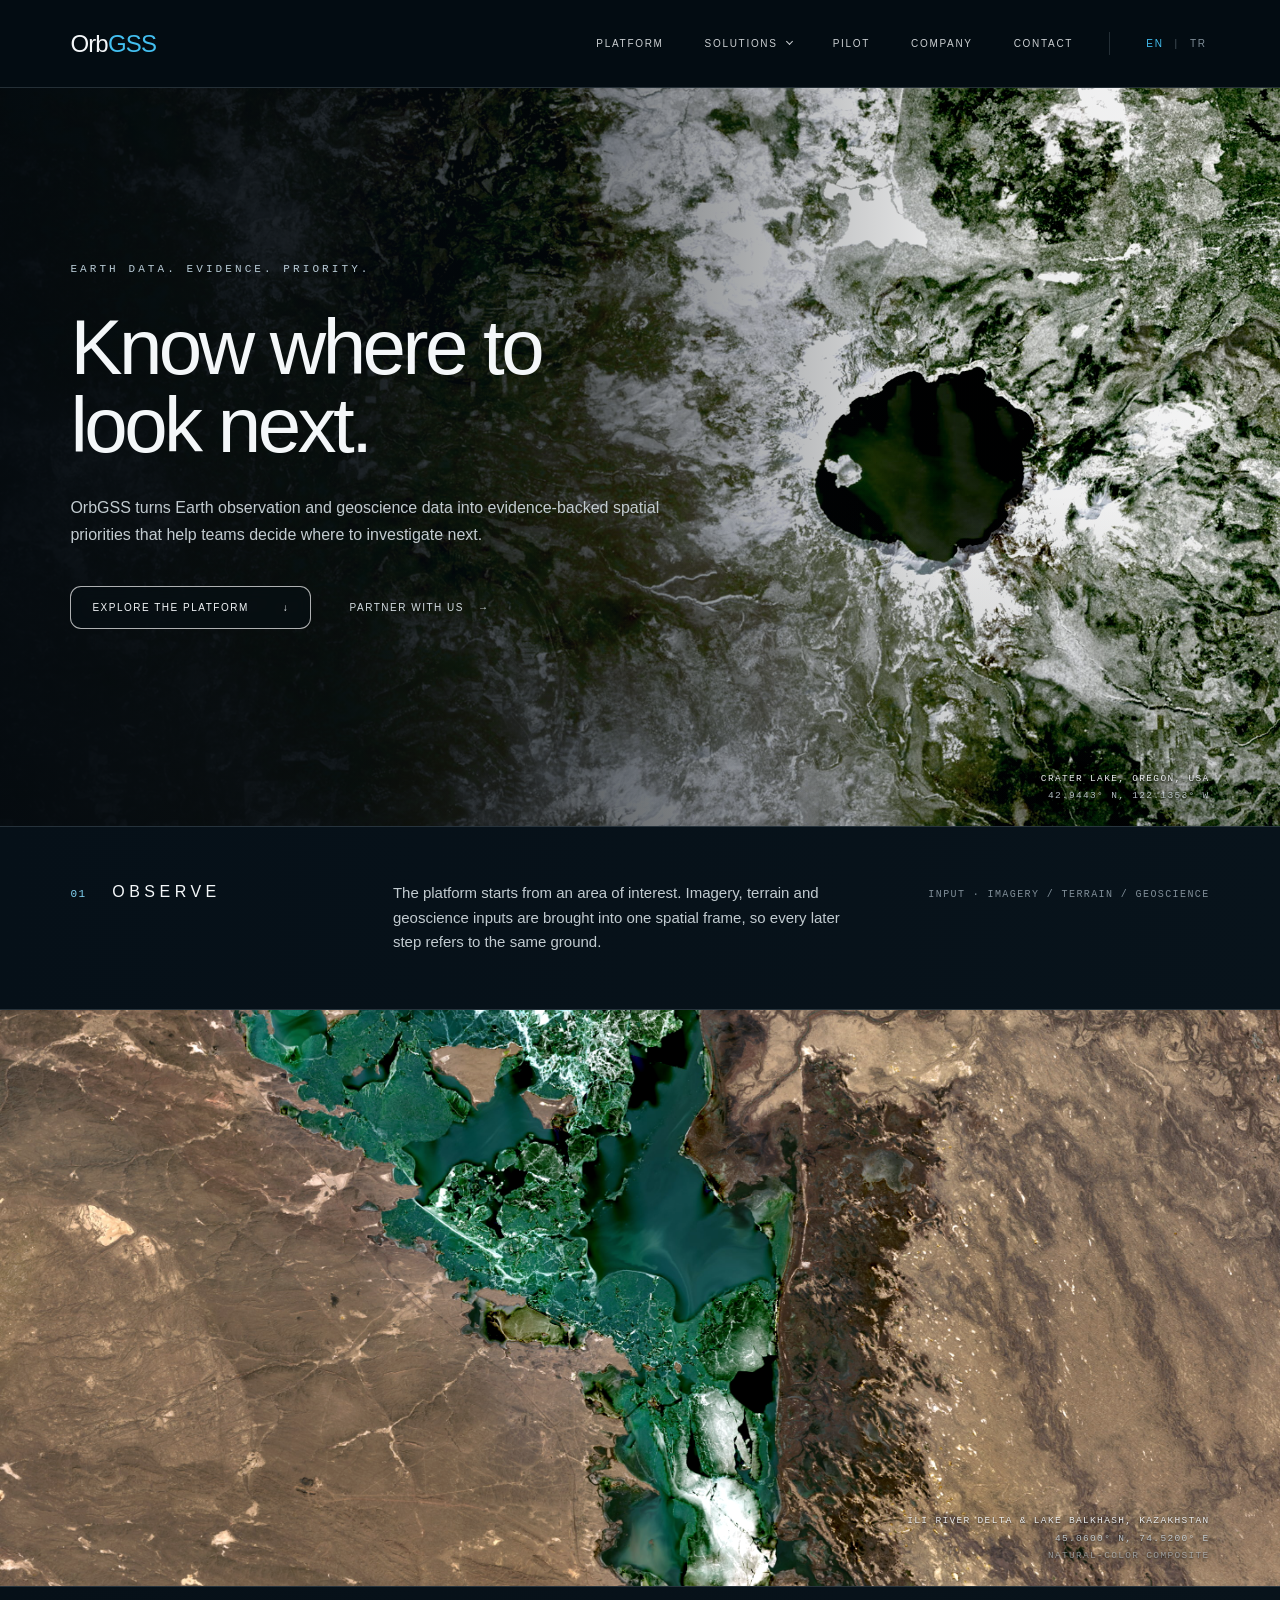
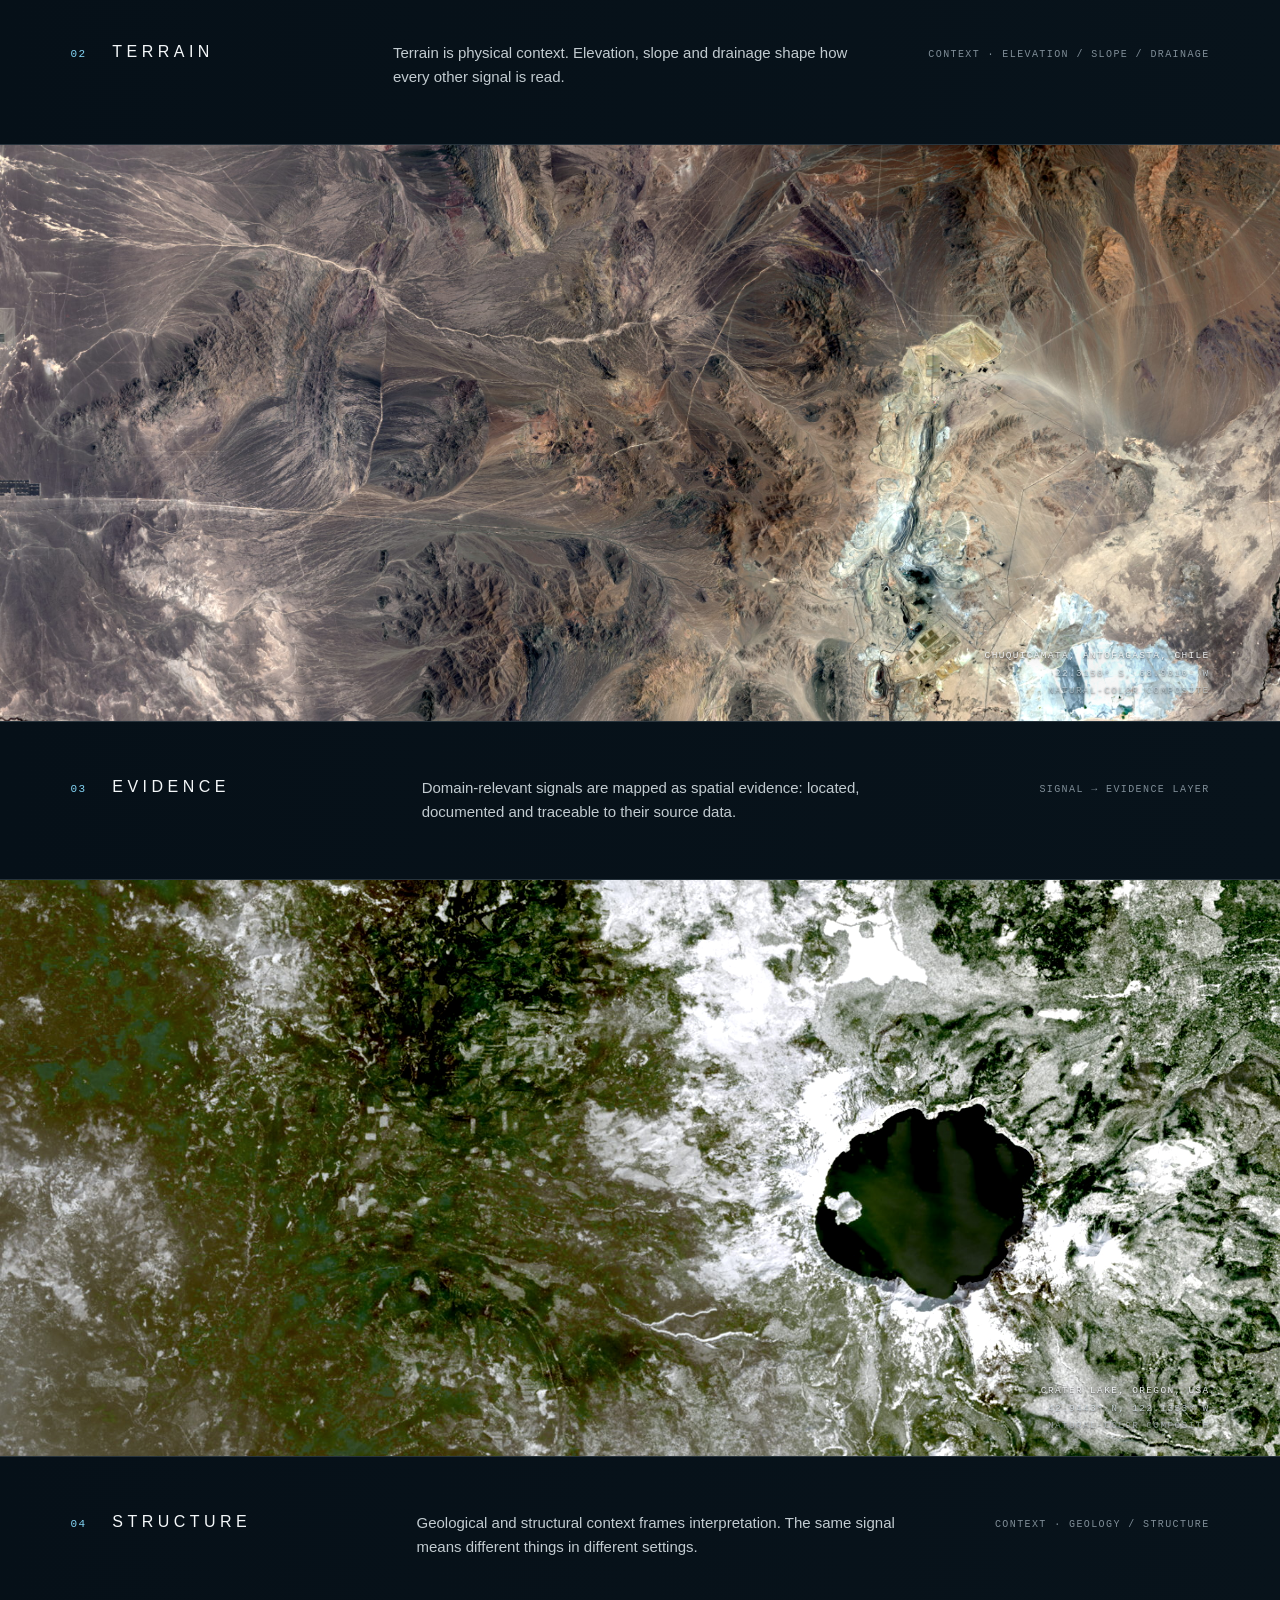
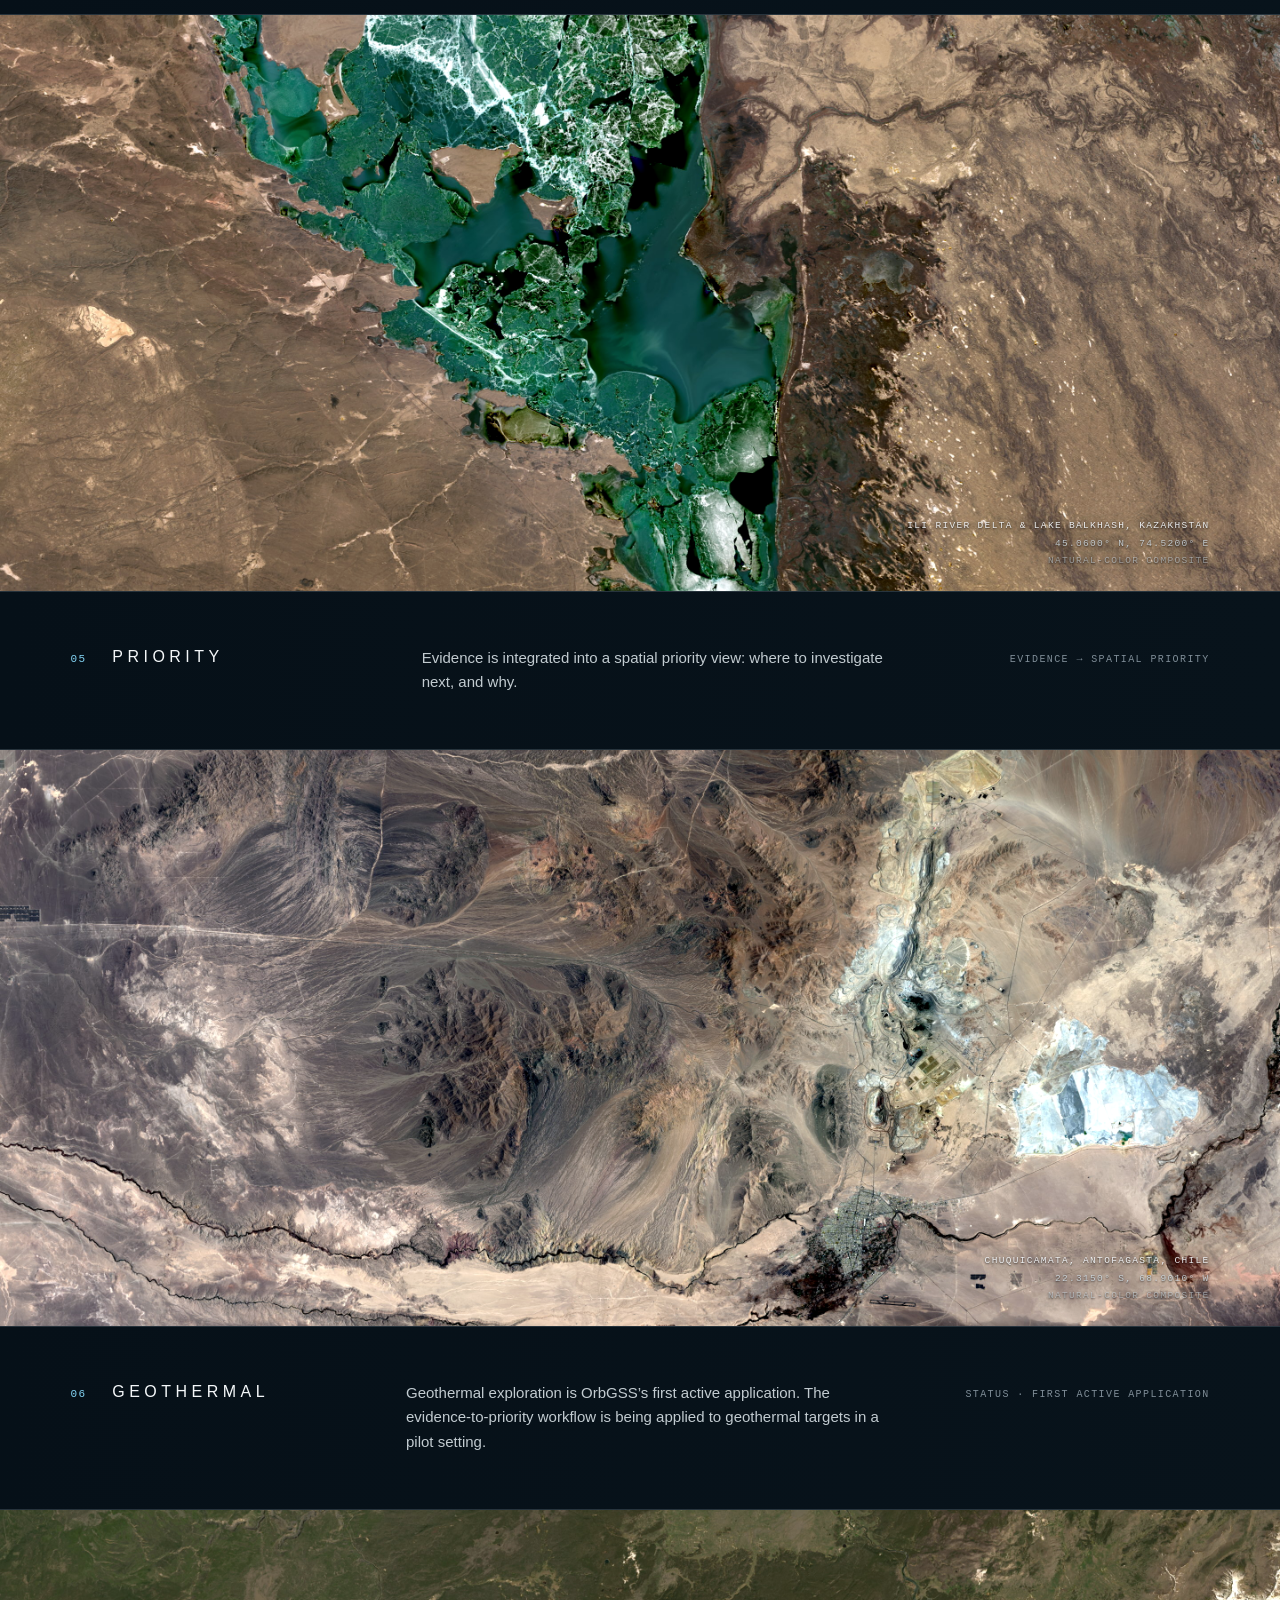
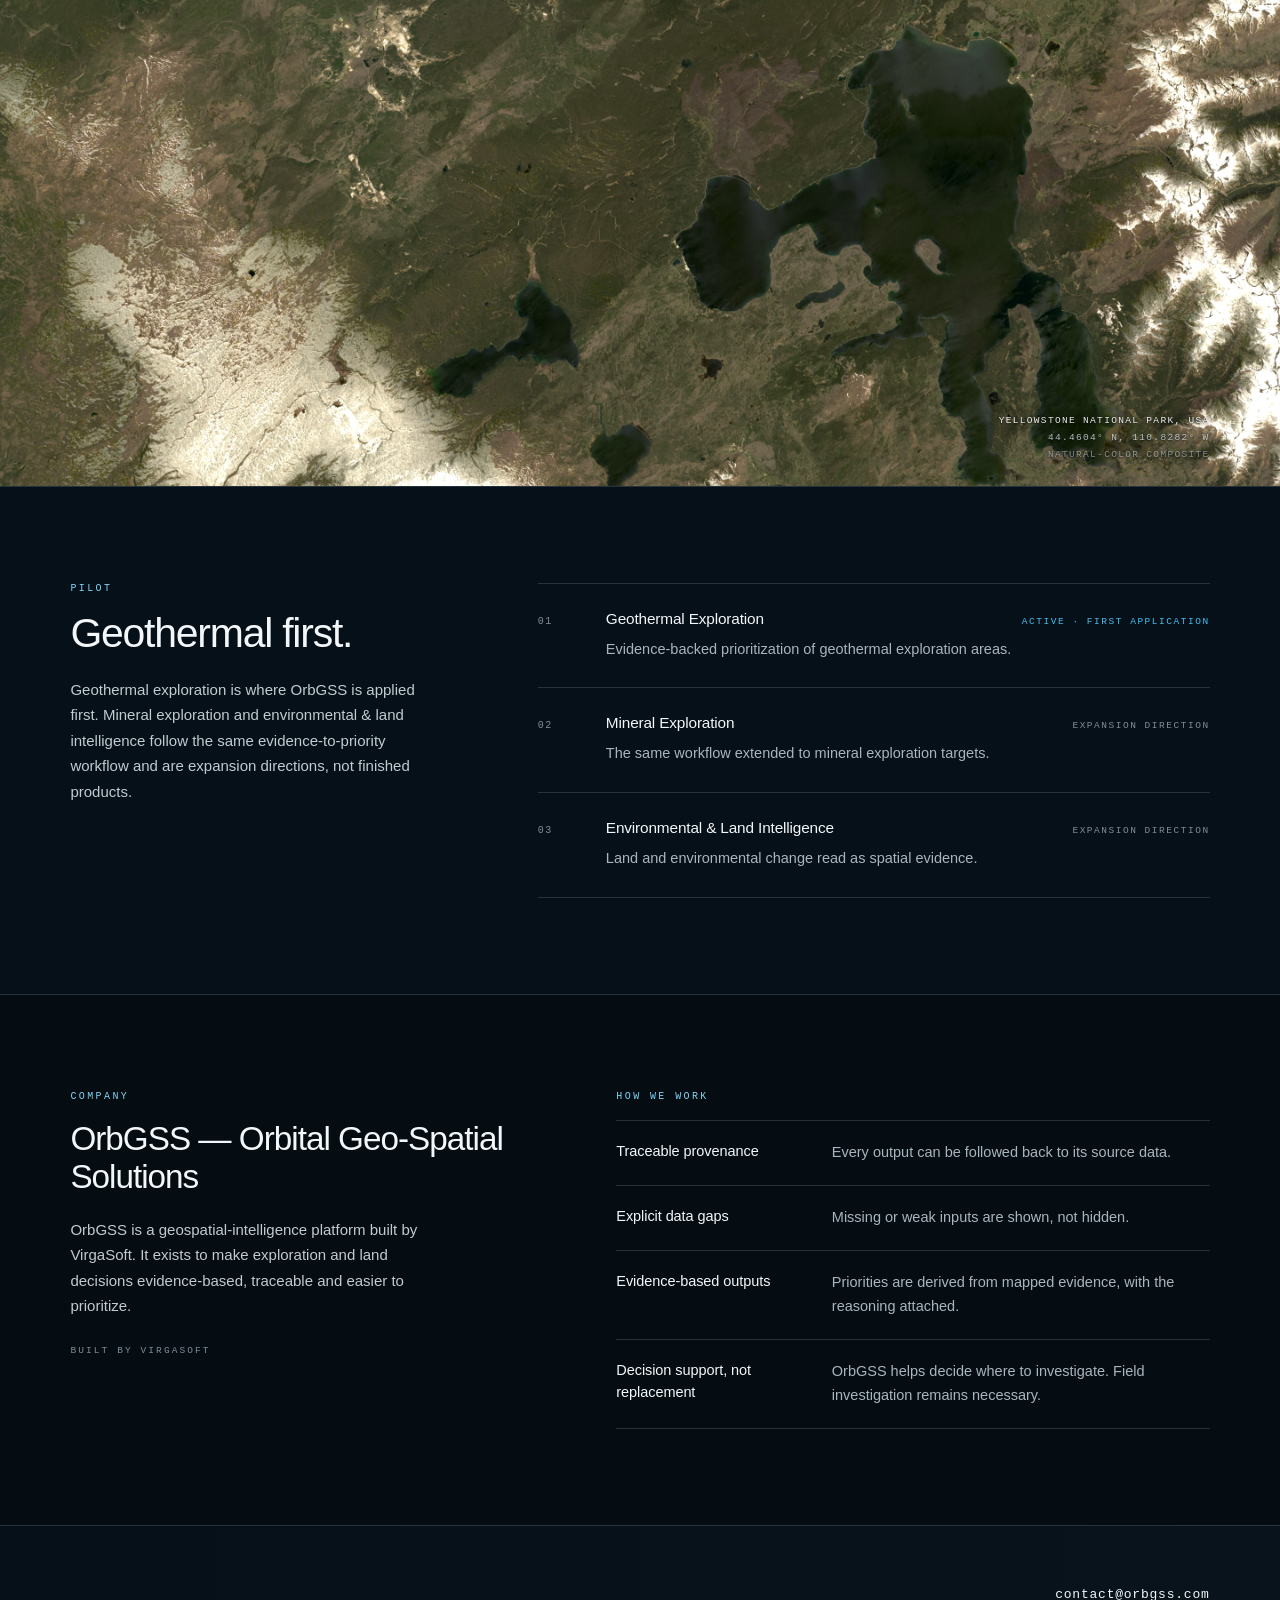
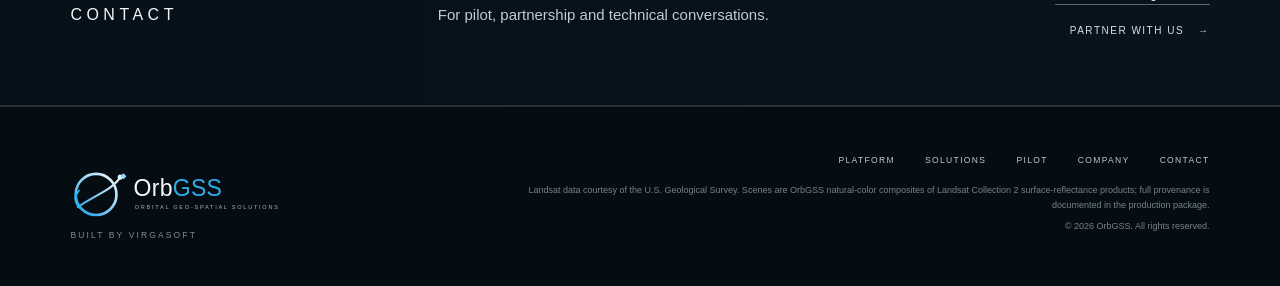
<file: index.html>
<!doctype html>
<html lang="en">
<head>
  <meta charset="utf-8" />
  <meta name="viewport" content="width=device-width,initial-scale=1,viewport-fit=cover" />
  <title data-i18n="meta.title">OrbGSS — Geospatial Intelligence</title>
  <meta name="description" data-i18n-content="meta.description" content="OrbGSS turns Earth observation and geoscience data into evidence-backed spatial priorities that help teams decide where to investigate next." />
  <meta name="theme-color" content="#061018" />
  <meta name="color-scheme" content="dark" />
  <meta name="robots" content="index,follow,max-image-preview:large" />
  <link rel="canonical" href="https://orbgss.com/" />

  <meta property="og:site_name" content="OrbGSS" />
  <meta property="og:title" data-i18n-content="meta.title" content="OrbGSS — Geospatial Intelligence" />
  <meta property="og:description" data-i18n-content="meta.ogDescription" content="Know where to look next. Earth data, evidence, priority." />
  <meta property="og:type" content="website" />
  <meta property="og:url" content="https://orbgss.com/" />
  <meta name="twitter:card" content="summary_large_image" />

  <link rel="icon" href="assets/mark.svg" type="image/svg+xml" />
  <link rel="manifest" href="site.webmanifest" />
  <meta property="og:image" content="https://orbgss.com/assets/imagery/crater-lake-2023.jpg" />
  <link rel="stylesheet" href="styles.css" />
</head>
<body>
  <a class="skip-link" href="#main" data-i18n="a11y.skip">Skip to content</a>

  <header class="site-header" id="top">
    <a href="#top" class="brand" aria-label="OrbGSS home" data-i18n-aria-label="nav.brand">
      <span class="brand-wordmark">Orb<span>GSS</span></span>
    </a>

    <button class="menu-toggle" type="button" aria-label="Open navigation" data-i18n-aria-label="nav.open" aria-controls="primary-nav" aria-expanded="false">
      <span></span><span></span>
    </button>

    <nav class="main-nav" id="primary-nav" aria-label="Primary navigation" data-i18n-aria-label="nav.primary">
      <ul class="nav-list">
        <li><a href="#platform" data-i18n="nav.platform">Platform</a></li>
        <li class="has-menu">
          <button class="nav-trigger" type="button" aria-expanded="false" aria-controls="solutions-menu">
            <span data-i18n="nav.solutions">Solutions</span><span class="chevron" aria-hidden="true"></span>
          </button>
          <div class="submenu" id="solutions-menu">
            <ul>
              <li><a href="#geothermal" data-i18n="nav.geothermal">Geothermal Exploration</a></li>
              <li><a href="#mineral" data-i18n="nav.mineral">Mineral Exploration</a></li>
              <li><a href="#environment" data-i18n="nav.environment">Environmental &amp; Land Intelligence</a></li>
            </ul>
          </div>
        </li>
        <li><a href="#pilot" data-i18n="nav.pilot">Pilot</a></li>
        <li><a href="#company" data-i18n="nav.company">Company</a></li>
        <li><a href="#contact" data-i18n="nav.contact">Contact</a></li>
      </ul>
      <div class="lang-switch" role="group" aria-label="Language" data-i18n-aria-label="nav.language">
        <button class="lang-btn" type="button" data-lang="en" lang="en" aria-pressed="true">EN</button>
        <span class="lang-sep" aria-hidden="true">|</span>
        <button class="lang-btn" type="button" data-lang="tr" lang="tr" aria-pressed="false">TR</button>
      </div>
    </nav>
  </header>

  <main id="main">
    <!--
      HERO — WEB-001 static poster.
      WEB-005 replaces only the visual layer (.hero-visual) with the cinematic Earth/satellite hero.
      The copy block (.hero-content), the scene label and everything below stay as they are.
    -->
    <section class="hero image-panel" aria-labelledby="hero-title" data-hero-slot="static-poster">
      <div class="hero-visual" data-visual-slot="hero" data-visual-status="deferred-web-005">
        <img
          class="panel-image hero-image"
          src="assets/imagery/crater-lake-2023.jpg"
          alt="Satellite view of Crater Lake and the surrounding landscape in Oregon, United States"
          data-i18n-alt="alt.crater"
          fetchpriority="high"
          decoding="async"
        />
        <div class="hero-shade" aria-hidden="true"></div>
      </div>
      <div class="hero-content">
        <p class="eyebrow mono" data-i18n="hero.eyebrow">Earth data. Evidence. Priority.</p>
        <h1 id="hero-title" data-i18n="hero.title">Know where to look next.</h1>
        <p class="hero-copy" data-i18n="hero.copy">OrbGSS turns Earth observation and geoscience data into evidence-backed spatial priorities that help teams decide where to investigate next.</p>
        <div class="hero-actions">
          <a class="button" href="#platform"><span data-i18n="hero.cta">Explore the Platform</span> <span aria-hidden="true">↓</span></a>
          <a class="text-link" href="mailto:contact@orbgss.com?subject=OrbGSS%20Partnership%20Inquiry" data-i18n-href="mail.partner"><span data-i18n="hero.secondary">Partner With Us</span> <span aria-hidden="true">→</span></a>
        </div>
      </div>
      <p class="scene-label">
        <span data-i18n="scene.crater.place">Crater Lake, Oregon, USA</span>
        <span data-i18n="scene.crater.coords">42.9443° N, 122.1353° W</span>
      </p>
    </section>

    <!--
      STORY SECTIONS 01–06.
      Each section = dark technical beam + full-width visual panel.
      Panels marked data-visual-status="temporary-gallery" reuse provenance-safe Landsat
      natural-color composites as atmospheric material only. WEB-002 replaces them with the
      real product-proof visual named in data-visual-slot. Public copy never calls a temporary
      panel a DEM, evidence raster, structural map or priority output.
    -->

    <section id="platform" class="story-section" aria-labelledby="observe-title">
      <div class="story-beam">
        <div class="beam-head">
          <span class="beam-index mono">01</span>
          <h2 id="observe-title" data-i18n="story.observe.title">Observe</h2>
        </div>
        <p class="beam-statement" data-i18n="story.observe.statement">The platform starts from an area of interest. Imagery, terrain and geoscience inputs are brought into one spatial frame, so every later step refers to the same ground.</p>
        <p class="beam-meta mono" data-i18n="story.observe.meta">Input · Imagery / Terrain / Geoscience</p>
      </div>
      <figure class="story-panel" data-visual-slot="observe" data-visual-status="temporary-gallery">
        <img
          src="assets/imagery/ili-delta-2020.jpg"
          alt="Satellite view of the Ili River Delta and Lake Balkhash in Kazakhstan"
          data-i18n-alt="alt.ili"
          loading="lazy"
          decoding="async"
        />
        <figcaption class="scene-label">
          <span data-i18n="scene.ili.place">Ili River Delta &amp; Lake Balkhash, Kazakhstan</span>
          <span data-i18n="scene.ili.coords">45.0600° N, 74.5200° E</span>
          <span class="scene-kind" data-i18n="scene.kind.naturalColor">Natural-color composite</span>
        </figcaption>
      </figure>
    </section>

    <section id="terrain" class="story-section" aria-labelledby="terrain-title">
      <div class="story-beam">
        <div class="beam-head">
          <span class="beam-index mono">02</span>
          <h2 id="terrain-title" data-i18n="story.terrain.title">Terrain</h2>
        </div>
        <p class="beam-statement" data-i18n="story.terrain.statement">Terrain is physical context. Elevation, slope and drainage shape how every other signal is read.</p>
        <p class="beam-meta mono" data-i18n="story.terrain.meta">Context · Elevation / Slope / Drainage</p>
      </div>
      <!-- WEB-002: real terrain visual (DEM-derived) for the pilot AOI. Until then: natural-color composite, not a DEM. -->
      <figure class="story-panel" data-visual-slot="terrain" data-visual-status="temporary-gallery">
        <img
          src="assets/imagery/chuquicamata-2024.jpg"
          alt="Satellite view of the Chuquicamata mining district in northern Chile"
          data-i18n-alt="alt.chuquicamata"
          loading="lazy"
          decoding="async"
        />
        <figcaption class="scene-label">
          <span data-i18n="scene.chuquicamata.place">Chuquicamata, Antofagasta, Chile</span>
          <span data-i18n="scene.chuquicamata.coords">22.3150° S, 68.9010° W</span>
          <span class="scene-kind" data-i18n="scene.kind.naturalColor">Natural-color composite</span>
        </figcaption>
      </figure>
    </section>

    <section id="evidence" class="story-section" aria-labelledby="evidence-title">
      <div class="story-beam">
        <div class="beam-head">
          <span class="beam-index mono">03</span>
          <h2 id="evidence-title" data-i18n="story.evidence.title">Evidence</h2>
        </div>
        <p class="beam-statement" data-i18n="story.evidence.statement">Domain-relevant signals are mapped as spatial evidence: located, documented and traceable to their source data.</p>
        <p class="beam-meta mono" data-i18n="story.evidence.meta">Signal → Evidence layer</p>
      </div>
      <!-- WEB-002: real evidence raster for the pilot AOI. Until then: natural-color composite, not an evidence layer. -->
      <figure class="story-panel" data-visual-slot="evidence" data-visual-status="temporary-gallery">
        <img
          src="assets/imagery/crater-lake-2023.jpg"
          alt="Satellite view of Crater Lake and the surrounding landscape in Oregon, United States"
          data-i18n-alt="alt.crater"
          loading="lazy"
          decoding="async"
        />
        <figcaption class="scene-label">
          <span data-i18n="scene.crater.place">Crater Lake, Oregon, USA</span>
          <span data-i18n="scene.crater.coords">42.9443° N, 122.1353° W</span>
          <span class="scene-kind" data-i18n="scene.kind.naturalColor">Natural-color composite</span>
        </figcaption>
      </figure>
    </section>

    <section id="structure" class="story-section" aria-labelledby="structure-title">
      <div class="story-beam">
        <div class="beam-head">
          <span class="beam-index mono">04</span>
          <h2 id="structure-title" data-i18n="story.structure.title">Structure</h2>
        </div>
        <p class="beam-statement" data-i18n="story.structure.statement">Geological and structural context frames interpretation. The same signal means different things in different settings.</p>
        <p class="beam-meta mono" data-i18n="story.structure.meta">Context · Geology / Structure</p>
      </div>
      <!-- WEB-002: real geological/structural context visual. Until then: natural-color composite, no mapped faults. -->
      <figure class="story-panel" data-visual-slot="structure" data-visual-status="temporary-gallery">
        <img
          src="assets/imagery/ili-delta-2020.jpg"
          alt="Satellite view of the Ili River Delta and Lake Balkhash in Kazakhstan"
          data-i18n-alt="alt.ili"
          loading="lazy"
          decoding="async"
        />
        <figcaption class="scene-label">
          <span data-i18n="scene.ili.place">Ili River Delta &amp; Lake Balkhash, Kazakhstan</span>
          <span data-i18n="scene.ili.coords">45.0600° N, 74.5200° E</span>
          <span class="scene-kind" data-i18n="scene.kind.naturalColor">Natural-color composite</span>
        </figcaption>
      </figure>
    </section>

    <section id="priority" class="story-section" aria-labelledby="priority-title">
      <div class="story-beam">
        <div class="beam-head">
          <span class="beam-index mono">05</span>
          <h2 id="priority-title" data-i18n="story.priority.title">Priority</h2>
        </div>
        <p class="beam-statement" data-i18n="story.priority.statement">Evidence is integrated into a spatial priority view: where to investigate next, and why.</p>
        <p class="beam-meta mono" data-i18n="story.priority.meta">Evidence → Spatial priority</p>
      </div>
      <!-- WEB-002: real spatial-priority output for the pilot AOI. Until then: natural-color composite, not a score map. -->
      <figure class="story-panel" data-visual-slot="priority" data-visual-status="temporary-gallery">
        <img
          src="assets/imagery/chuquicamata-2024.jpg"
          alt="Satellite view of the Chuquicamata mining district in northern Chile"
          data-i18n-alt="alt.chuquicamata"
          loading="lazy"
          decoding="async"
        />
        <figcaption class="scene-label">
          <span data-i18n="scene.chuquicamata.place">Chuquicamata, Antofagasta, Chile</span>
          <span data-i18n="scene.chuquicamata.coords">22.3150° S, 68.9010° W</span>
          <span class="scene-kind" data-i18n="scene.kind.naturalColor">Natural-color composite</span>
        </figcaption>
      </figure>
    </section>

    <section id="geothermal" class="story-section" aria-labelledby="geothermal-title">
      <div class="story-beam">
        <div class="beam-head">
          <span class="beam-index mono">06</span>
          <h2 id="geothermal-title" data-i18n="story.geothermal.title">Geothermal</h2>
        </div>
        <p class="beam-statement" data-i18n="story.geothermal.statement">Geothermal exploration is OrbGSS’s first active application. The evidence-to-priority workflow is being applied to geothermal targets in a pilot setting.</p>
        <p class="beam-meta mono" data-i18n="story.geothermal.meta">Status · First active application</p>
      </div>
      <!-- WEB-002: pilot AOI geothermal evidence visual. Until then: Yellowstone natural-color composite as atmospheric context. -->
      <figure class="story-panel" data-visual-slot="geothermal" data-visual-status="temporary-gallery">
        <img
          src="assets/imagery/yellowstone-2013.jpg"
          alt="Satellite view of the geothermal landscape around Yellowstone National Park"
          data-i18n-alt="alt.yellowstone"
          loading="lazy"
          decoding="async"
        />
        <figcaption class="scene-label">
          <span data-i18n="scene.yellowstone.place">Yellowstone National Park, USA</span>
          <span data-i18n="scene.yellowstone.coords">44.4604° N, 110.8282° W</span>
          <span class="scene-kind" data-i18n="scene.kind.naturalColor">Natural-color composite</span>
        </figcaption>
      </figure>
    </section>

    <!-- PILOT: application maturity ledger. Geothermal active; mineral and environmental are expansion directions. -->
    <section id="pilot" class="ledger-section" aria-labelledby="pilot-title">
      <div class="ledger-intro">
        <p class="kicker mono" data-i18n="pilot.kicker">Pilot</p>
        <h2 id="pilot-title" data-i18n="pilot.title">Geothermal first.</h2>
        <p class="ledger-copy" data-i18n="pilot.copy">Geothermal exploration is where OrbGSS is applied first. Mineral exploration and environmental &amp; land intelligence follow the same evidence-to-priority workflow and are expansion directions, not finished products.</p>
      </div>
      <ol class="ledger" id="solutions" aria-label="Applications" data-i18n-aria-label="pilot.listLabel">
        <li class="ledger-row">
          <span class="ledger-index mono">01</span>
          <h3 data-i18n="app.geothermal.title">Geothermal Exploration</h3>
          <span class="ledger-status mono is-active" data-i18n="app.geothermal.status">Active · First application</span>
          <p data-i18n="app.geothermal.copy">Evidence-backed prioritization of geothermal exploration areas.</p>
        </li>
        <li class="ledger-row" id="mineral">
          <span class="ledger-index mono">02</span>
          <h3 data-i18n="app.mineral.title">Mineral Exploration</h3>
          <span class="ledger-status mono" data-i18n="app.mineral.status">Expansion direction</span>
          <p data-i18n="app.mineral.copy">The same workflow extended to mineral exploration targets.</p>
        </li>
        <li class="ledger-row" id="environment">
          <span class="ledger-index mono">03</span>
          <h3 data-i18n="app.environment.title">Environmental &amp; Land Intelligence</h3>
          <span class="ledger-status mono" data-i18n="app.environment.status">Expansion direction</span>
          <p data-i18n="app.environment.copy">Land and environmental change read as spatial evidence.</p>
        </li>
      </ol>
    </section>

    <!-- TRUST / COMPANY -->
    <section id="company" class="company-section" aria-labelledby="company-title">
      <div class="company-col">
        <p class="kicker mono" data-i18n="company.kicker">Company</p>
        <h2 id="company-title" data-i18n="company.title">OrbGSS — Orbital Geo-Spatial Solutions</h2>
        <p class="company-copy" data-i18n="company.copy">OrbGSS is a geospatial-intelligence platform built by VirgaSoft. It exists to make exploration and land decisions evidence-based, traceable and easier to prioritize.</p>
        <p class="company-parent mono" data-i18n="footer.builtBy">Built by VirgaSoft</p>
      </div>
      <div class="company-col">
        <p class="kicker mono" data-i18n="trust.kicker">How we work</p>
        <ul class="trust-list">
          <li>
            <strong data-i18n="trust.provenance.title">Traceable provenance</strong>
            <span data-i18n="trust.provenance.copy">Every output can be followed back to its source data.</span>
          </li>
          <li>
            <strong data-i18n="trust.gaps.title">Explicit data gaps</strong>
            <span data-i18n="trust.gaps.copy">Missing or weak inputs are shown, not hidden.</span>
          </li>
          <li>
            <strong data-i18n="trust.evidence.title">Evidence-based outputs</strong>
            <span data-i18n="trust.evidence.copy">Priorities are derived from mapped evidence, with the reasoning attached.</span>
          </li>
          <li>
            <strong data-i18n="trust.decision.title">Decision support, not replacement</strong>
            <span data-i18n="trust.decision.copy">OrbGSS helps decide where to investigate. Field investigation remains necessary.</span>
          </li>
        </ul>
      </div>
    </section>

    <!-- CONTACT -->
    <section id="contact" class="contact-beam" aria-labelledby="contact-title">
      <div class="beam-head">
        <h2 id="contact-title" data-i18n="contact.title">Contact</h2>
      </div>
      <p class="beam-statement" data-i18n="contact.copy">For pilot, partnership and technical conversations.</p>
      <div class="contact-actions">
        <a class="contact-mail mono" href="mailto:contact@orbgss.com">contact@orbgss.com</a>
        <a class="text-link" href="mailto:contact@orbgss.com?subject=OrbGSS%20Partnership%20Inquiry" data-i18n-href="mail.partner"><span data-i18n="contact.cta">Partner With Us</span> <span aria-hidden="true">→</span></a>
      </div>
    </section>
  </main>

  <footer class="site-footer">
    <div class="footer-brand">
      <img src="assets/logo.svg" alt="OrbGSS — Orbital Geo-Spatial Solutions" width="420" height="120" />
      <span data-i18n="footer.builtBy">Built by VirgaSoft</span>
    </div>
    <div class="footer-right">
      <nav aria-label="Footer navigation" data-i18n-aria-label="nav.footer">
        <a href="#platform" data-i18n="nav.platform">Platform</a>
        <a href="#solutions" data-i18n="nav.solutions">Solutions</a>
        <a href="#pilot" data-i18n="nav.pilot">Pilot</a>
        <a href="#company" data-i18n="nav.company">Company</a>
        <a href="#contact" data-i18n="nav.contact">Contact</a>
      </nav>
      <p class="attribution" data-i18n="footer.attribution">Landsat data courtesy of the U.S. Geological Survey. Scenes are OrbGSS natural-color composites of Landsat Collection 2 surface-reflectance products; full provenance is documented in the production package.</p>
      <p data-i18n="footer.copyright">© 2026 OrbGSS. All rights reserved.</p>
    </div>
  </footer>

  <script src="script.js" defer></script>
</body>
</html>
</file>
<file: styles.css>
:root{
  --bg:#061018;
  --bg-deep:#03090e;
  --beam:#07121a;
  --line:rgba(205,226,239,.16);
  --text:#f4f7f9;
  --muted:#b4bec5;
  --dim:#7f8d97;
  --accent:#43bff0;
  --accent-soft:#82d3f3;
  --pad:clamp(22px,5.5vw,88px);
  --header-h:88px;
  --sans:Inter,ui-sans-serif,-apple-system,BlinkMacSystemFont,"Segoe UI",Helvetica,Arial,sans-serif;
  --mono:ui-monospace,"SF Mono","Cascadia Mono","JetBrains Mono","Roboto Mono",Menlo,Consolas,monospace;
}
*{box-sizing:border-box}
html{scroll-behavior:smooth;background:var(--bg);scroll-padding-top:var(--header-h)}
body{margin:0;background:var(--bg);color:var(--text);font-family:var(--sans);-webkit-font-smoothing:antialiased;text-rendering:optimizeLegibility;overflow-x:hidden}
a{color:inherit;text-decoration:none}
img{display:block;max-width:100%}
button,a{-webkit-tap-highlight-color:transparent}
:focus-visible{outline:2px solid var(--accent);outline-offset:4px}
.skip-link{position:fixed;left:16px;top:16px;z-index:999;transform:translateY(-160%);background:#fff;color:#071018;padding:10px 14px;border-radius:8px;font-size:13px;transition:transform .2s ease}.skip-link:focus{transform:none}

/* Secondary monospace treatment: coordinates, evidence labels, metadata, technical descriptors. */
.mono{font-family:var(--mono);font-variant-ligatures:none}
.kicker{margin:0 0 18px;font-size:10px;letter-spacing:.24em;text-transform:uppercase;color:var(--accent-soft)}

/* ---------- header / navigation ---------- */
.site-header{height:var(--header-h);padding:0 var(--pad);display:flex;align-items:center;justify-content:space-between;border-bottom:1px solid var(--line);background:rgba(4,12,18,.96);position:relative;z-index:40}
.brand{display:inline-flex;align-items:center}
.brand-wordmark{font-size:24px;font-weight:430;letter-spacing:-.035em;line-height:1}.brand-wordmark span{color:var(--accent)}
.main-nav{display:flex;align-items:center;justify-content:flex-end;gap:clamp(22px,2.8vw,44px);font-size:10px;text-transform:uppercase;letter-spacing:.17em}
.nav-list{display:flex;align-items:center;gap:clamp(24px,3.2vw,52px);list-style:none;margin:0;padding:0}
.nav-list a,.nav-trigger{position:relative;display:inline-flex;align-items:center;gap:9px;padding:6px 0;opacity:.83;transition:opacity .2s ease;color:inherit;background:none;border:0;font:inherit;letter-spacing:inherit;text-transform:inherit;cursor:pointer;white-space:nowrap}
.nav-list a:hover,.nav-trigger:hover,.has-menu.open .nav-trigger{opacity:1}
.nav-list a[aria-current="page"]{opacity:1}
.nav-list a[aria-current="page"]::after{content:"";position:absolute;left:0;right:0;bottom:-2px;height:1px;background:var(--accent)}
.chevron{width:5px;height:5px;border-right:1px solid currentColor;border-bottom:1px solid currentColor;transform:translateY(-2px) rotate(45deg);transition:transform .2s ease}
.has-menu.open .chevron{transform:translateY(1px) rotate(225deg)}
.has-menu{position:relative}
.submenu{position:absolute;top:100%;left:-18px;padding-top:22px;display:none;z-index:50}
.has-menu.open .submenu{display:block}
.submenu ul{list-style:none;margin:0;padding:8px 0;min-width:250px;background:#07121a;border:1px solid var(--line);border-radius:6px;box-shadow:0 18px 40px rgba(0,0,0,.45)}
.submenu a{display:block;padding:11px 18px;opacity:.8;transition:opacity .15s ease,background .15s ease;white-space:nowrap}
.submenu a:hover,.submenu a:focus-visible{opacity:1;background:rgba(67,191,240,.08)}
.submenu a:focus-visible{outline-offset:-3px}
.lang-switch{display:flex;align-items:center;gap:8px;padding-left:clamp(20px,2.6vw,40px);border-left:1px solid var(--line)}
.lang-btn{background:none;border:0;padding:6px 3px;color:var(--dim);font:inherit;letter-spacing:inherit;text-transform:inherit;cursor:pointer;transition:color .2s ease}
.lang-btn:hover{color:var(--text)}
.lang-btn[aria-pressed="true"]{color:var(--accent)}
.lang-sep{color:var(--dim);opacity:.55}
.menu-toggle{display:none;background:none;border:0;padding:10px;margin-right:-10px;cursor:pointer}.menu-toggle span{display:block;width:25px;height:1px;background:#fff;margin:6px}

/* ---------- hero (static poster; WEB-005 swaps .hero-visual only) ---------- */
.image-panel{position:relative;overflow:hidden;background:#0b141a}
.panel-image{width:100%;height:100%;object-fit:cover}
.hero{height:clamp(680px,82vh,980px);min-height:680px}
.hero-visual{position:absolute;inset:0}
.hero-image{position:absolute;inset:0;object-position:center 49%;filter:saturate(.88) contrast(1.04)}
.hero-shade{position:absolute;inset:0;background:linear-gradient(90deg,rgba(3,9,14,.97) 0%,rgba(3,9,14,.88) 27%,rgba(3,9,14,.48) 50%,rgba(3,9,14,.08) 74%,rgba(3,9,14,.04) 100%),linear-gradient(0deg,rgba(3,9,14,.18),transparent 45%)}
.hero-content{position:relative;z-index:2;display:flex;flex-direction:column;justify-content:center;height:100%;padding:30px var(--pad) 56px;width:min(780px,62vw)}
.eyebrow{font-size:11px;line-height:1.9;text-transform:uppercase;letter-spacing:.28em;color:#b9cbd6;margin:0 0 28px}
.hero h1{font-size:clamp(50px,6.1vw,98px);font-weight:370;letter-spacing:-.045em;line-height:1;margin:0 0 30px;max-width:11ch}
.hero-copy{max-width:600px;color:#c2cbd0;line-height:1.7;font-size:clamp(16px,1.25vw,20px);margin:0 0 38px}
.hero-actions{display:flex;align-items:center;flex-wrap:wrap;gap:clamp(22px,3vw,44px)}
.button{width:max-content;display:inline-flex;align-items:center;gap:34px;border:1px solid rgba(255,255,255,.68);border-radius:11px;padding:15px 21px;font-size:10px;letter-spacing:.15em;text-transform:uppercase;background:rgba(6,16,24,.38);backdrop-filter:blur(8px);transition:background .2s ease,color .2s ease}.button:hover{background:#fff;color:#061018}
.text-link{display:inline-flex;align-items:center;gap:14px;padding:6px 0;font-size:10px;letter-spacing:.15em;text-transform:uppercase;color:#d5dee3;border-bottom:1px solid transparent;transition:color .2s ease,border-color .2s ease;white-space:nowrap}
.text-link:hover{color:#fff;border-bottom-color:rgba(255,255,255,.5)}

/* ---------- scene label: location + coordinates directly on the image ---------- */
.scene-label{position:absolute;right:var(--pad);bottom:22px;z-index:3;margin:0;text-align:right;font-family:var(--mono);font-variant-ligatures:none;font-size:9.5px;line-height:1.8;text-transform:uppercase;letter-spacing:.14em;color:rgba(244,247,249,.94);text-shadow:0 1px 2px rgba(0,0,0,.65),0 0 14px rgba(0,0,0,.5);pointer-events:none}
.scene-label span{display:block}
.scene-label span+span{color:rgba(214,226,233,.82)}
.scene-label .scene-kind{color:rgba(214,226,233,.55)}

/* ---------- story sections: technical beam + full-width visual panel ---------- */
.story-section{background:#02070b}
.story-beam{padding:clamp(34px,4.2vw,60px) var(--pad);display:grid;grid-template-columns:minmax(200px,.85fr) minmax(0,1.55fr) minmax(200px,auto);gap:clamp(28px,5vw,88px);align-items:start;background:linear-gradient(90deg,#061018,#08131b);border-top:1px solid var(--line);border-bottom:1px solid var(--line)}
.beam-head{display:flex;align-items:baseline;gap:clamp(16px,2vw,28px)}
.beam-index{font-size:11px;color:var(--accent-soft);letter-spacing:.14em}
.beam-head h2{margin:0;font-size:clamp(14px,1.25vw,18px);font-weight:430;text-transform:uppercase;letter-spacing:.28em;line-height:1.4}
.beam-statement{margin:0;max-width:58ch;font-size:clamp(15px,1.15vw,18px);line-height:1.65;color:#c2cbd0;font-weight:350}
.beam-meta{margin:0;justify-self:end;text-align:right;font-size:10px;letter-spacing:.14em;text-transform:uppercase;color:var(--dim);line-height:1.8;padding-top:5px}
.story-panel{position:relative;margin:0;background:#0b141a}
.story-panel>img{width:100%;height:clamp(540px,64vh,880px);object-fit:cover;filter:saturate(.9) contrast(1.03)}
/* Temporary crops per deferred slot (WEB-002 replaces the visuals, not the slots). */
[data-visual-slot="observe"]>img{object-position:center 55%}
[data-visual-slot="terrain"]>img{object-position:center 8%}
[data-visual-slot="evidence"]>img{object-position:center 38%}
[data-visual-slot="structure"]>img{object-position:center 12%}
[data-visual-slot="priority"]>img{object-position:center 88%}
[data-visual-slot="geothermal"]>img{object-position:center 50%}

/* ---------- pilot: application maturity ledger ---------- */
.ledger-section{padding:clamp(60px,7.5vw,120px) var(--pad);display:grid;grid-template-columns:minmax(260px,.9fr) minmax(0,1.6fr);gap:clamp(40px,7vw,120px);align-items:start;background:var(--bg);border-top:1px solid var(--line)}
.ledger-intro h2{margin:0 0 22px;font-size:clamp(32px,3.2vw,50px);font-weight:370;letter-spacing:-.03em;line-height:1.06}
.ledger-copy{margin:0;max-width:44ch;font-size:clamp(15px,1.1vw,17px);line-height:1.7;color:#c2cbd0}
.ledger{list-style:none;margin:0;padding:0;border-top:1px solid var(--line)}
.ledger-row{display:grid;grid-template-columns:36px minmax(0,1fr) auto;grid-template-areas:"idx title status" "idx copy copy";column-gap:clamp(18px,2.5vw,40px);row-gap:10px;padding:26px 0;border-bottom:1px solid var(--line);align-items:baseline;scroll-margin-top:calc(var(--header-h) + 12px)}
.ledger-index{grid-area:idx;font-size:10px;color:var(--dim);letter-spacing:.14em}
.ledger-row h3{grid-area:title;margin:0;font-size:clamp(15px,1.2vw,19px);font-weight:430;letter-spacing:-.01em}
.ledger-status{grid-area:status;justify-self:end;text-align:right;font-size:9.5px;letter-spacing:.16em;text-transform:uppercase;color:var(--dim);white-space:nowrap}
.ledger-status.is-active{color:var(--accent)}
.ledger-row p{grid-area:copy;margin:0;font-size:14.5px;line-height:1.65;color:#a9b5bd;max-width:60ch}

/* ---------- trust / company ---------- */
.company-section{padding:clamp(60px,7.5vw,120px) var(--pad);display:grid;grid-template-columns:minmax(260px,1fr) minmax(0,1.3fr);gap:clamp(40px,7vw,120px);align-items:start;background:#050d13;border-top:1px solid var(--line)}
.company-col h2{margin:0 0 22px;font-size:clamp(26px,2.6vw,40px);font-weight:370;letter-spacing:-.03em;line-height:1.12}
.company-copy{margin:0 0 26px;max-width:46ch;font-size:clamp(15px,1.1vw,17px);line-height:1.7;color:#c2cbd0}
.company-parent{margin:0;font-size:9.5px;letter-spacing:.22em;text-transform:uppercase;color:var(--dim)}
.trust-list{list-style:none;margin:0;padding:0;border-top:1px solid var(--line)}
.trust-list li{display:grid;grid-template-columns:minmax(160px,.75fr) minmax(0,1.6fr);gap:clamp(16px,3vw,40px);padding:20px 0;border-bottom:1px solid var(--line)}
.trust-list strong{font-weight:450;font-size:14.5px;letter-spacing:-.005em;line-height:1.5}
.trust-list span{font-size:14.5px;line-height:1.65;color:#a9b5bd}

/* ---------- contact beam ---------- */
.contact-beam{padding:clamp(38px,4.8vw,68px) var(--pad);display:grid;grid-template-columns:minmax(200px,.85fr) minmax(0,1.55fr) auto;gap:clamp(28px,5vw,88px);align-items:center;background:linear-gradient(90deg,#061018,#08131b);border-top:1px solid var(--line);border-bottom:1px solid var(--line)}
.contact-actions{display:flex;flex-direction:column;align-items:flex-end;gap:14px}
.contact-mail{font-size:13px;letter-spacing:.06em;padding-bottom:2px;border-bottom:1px solid rgba(255,255,255,.35);transition:border-color .2s ease}.contact-mail:hover{border-bottom-color:#fff}

/* ---------- footer ---------- */
.site-footer{min-height:180px;padding:34px var(--pad) 46px;display:flex;justify-content:space-between;align-items:flex-end;gap:60px;background:#050d13;border-top:1px solid var(--line)}
.footer-brand img{width:230px;height:auto;margin-left:-5px}.footer-brand span{display:block;margin-top:2px;font-size:8.5px;text-transform:uppercase;letter-spacing:.25em;color:#7f8d97}
.footer-right{max-width:760px;text-align:right}.footer-right nav{display:flex;justify-content:flex-end;gap:30px;font-size:8.5px;text-transform:uppercase;letter-spacing:.16em;margin-bottom:18px}.footer-right nav a{opacity:.8}.footer-right nav a:hover{opacity:1}.footer-right p{font-size:9px;line-height:1.65;color:#73838d;margin:6px 0}.footer-right .attribution{max-width:690px;margin-left:auto}

/* ---------- tablet / mobile ---------- */
@media(max-width:1180px){
  .story-beam,.contact-beam{grid-template-columns:minmax(180px,.8fr) minmax(0,1.6fr);grid-template-areas:"head statement" "meta statement"}
  .story-beam .beam-head,.contact-beam .beam-head{grid-area:head}
  .story-beam .beam-statement,.contact-beam .beam-statement{grid-area:statement}
  .beam-meta{grid-area:meta;justify-self:start;text-align:left;padding-top:0;margin-top:-10px}
  .contact-actions{grid-area:meta;align-items:flex-start}
}
@media(max-width:980px){
  :root{--header-h:76px}
  .site-header{height:var(--header-h)}
  .main-nav{display:none;position:absolute;top:var(--header-h);left:0;right:0;padding:26px var(--pad) 30px;background:#061018;border-bottom:1px solid var(--line);flex-direction:column;align-items:stretch;gap:0}.main-nav.open{display:flex}.menu-toggle{display:block}
  .nav-list{flex-direction:column;align-items:stretch;gap:0}
  .nav-list>li{border-bottom:1px solid rgba(205,226,239,.08)}
  .nav-list a,.nav-trigger{width:100%;justify-content:space-between;padding:16px 0;font-size:11px;white-space:normal}
  .nav-list a[aria-current="page"]::after{right:auto;width:22px;bottom:10px}
  .submenu{position:static;padding:0}
  .submenu ul{min-width:0;background:transparent;border:0;border-radius:0;box-shadow:none;padding:0 0 10px 18px}
  .submenu a{padding:12px 0;font-size:10.5px;white-space:normal}.submenu a:hover,.submenu a:focus-visible{background:transparent}.submenu a:focus-visible{outline-offset:2px}
  .lang-switch{border-left:0;padding-left:0;padding-top:16px;gap:16px;margin-left:-10px}
  .lang-btn{display:inline-flex;align-items:center;justify-content:flex-start;min-height:44px;min-width:44px;padding:8px 10px;font-size:11px}
  .hero{height:80svh;min-height:660px}.hero-content{width:100%;max-width:680px}.hero-shade{background:linear-gradient(90deg,rgba(3,9,14,.94),rgba(3,9,14,.66) 58%,rgba(3,9,14,.16)),linear-gradient(0deg,rgba(3,9,14,.22),transparent 40%)}
  /* Narrow viewports crop the hero composite: keep the caldera (anchor_x 0.68 in the manifest) in frame. */
  .hero-image{object-position:68% 49%}
  .hero h1{max-width:none}
  .story-beam,.contact-beam{grid-template-columns:1fr;grid-template-areas:"head" "statement" "meta";gap:14px;padding-top:28px;padding-bottom:28px}
  .beam-meta{margin-top:4px}
  .story-panel>img{height:56svh;min-height:400px}
  .scene-label{bottom:16px;font-size:8.5px}
  .ledger-section,.company-section{grid-template-columns:1fr;gap:36px}
  .ledger-row{grid-template-columns:36px minmax(0,1fr);grid-template-areas:"idx title" "idx status" "idx copy";row-gap:8px}
  .ledger-status{justify-self:start;text-align:left;white-space:normal}
  .trust-list li{grid-template-columns:1fr;gap:6px}
  .contact-actions{align-items:flex-start;flex-direction:row;flex-wrap:wrap;gap:22px}
  .site-footer{align-items:flex-start;flex-direction:column}.footer-right{text-align:left}.footer-right nav{justify-content:flex-start;flex-wrap:wrap}.footer-right .attribution{margin-left:0}
}
@media(max-width:560px){
  .brand-wordmark{font-size:21px}.hero{height:82svh;min-height:640px}.hero-content{padding-top:40px;padding-bottom:70px}.hero h1{font-size:44px}.hero-copy{font-size:15px}.button{gap:22px}
  .hero-actions{gap:18px}
  .scene-label{bottom:14px;font-size:8px;letter-spacing:.12em}
  .beam-head{gap:14px}.beam-head h2{font-size:13px;letter-spacing:.22em}.beam-statement{font-size:15px}
  .story-panel>img{height:50svh;min-height:350px}
  .ledger-intro h2{font-size:30px}
  .site-footer{min-height:220px}.footer-brand img{width:210px}.footer-right nav{gap:18px}
}
@media(prefers-reduced-motion:reduce){html{scroll-behavior:auto}*{transition:none!important}}
</file>
